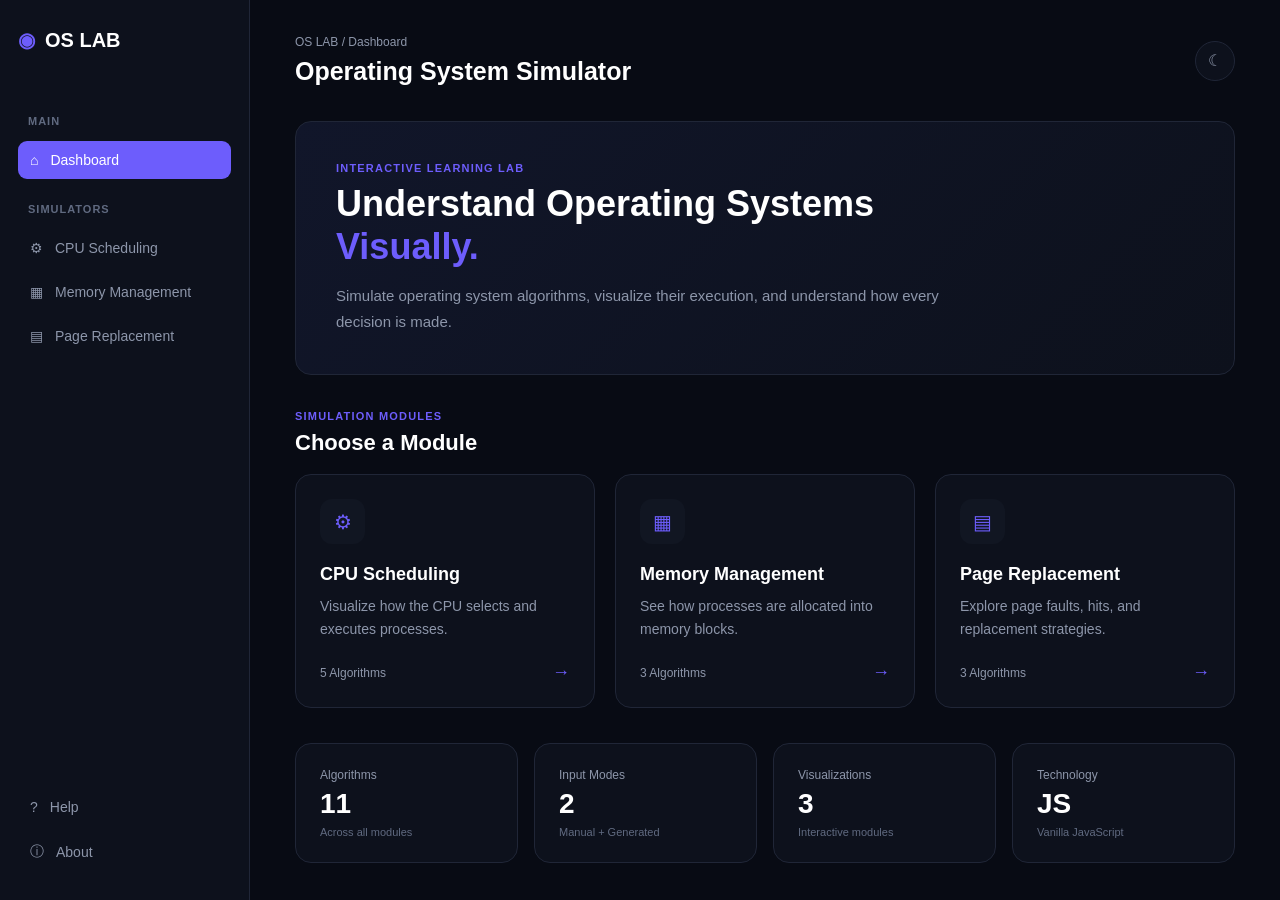
<file: index.html>
<!DOCTYPE html>
<html lang="en">

<head>

    <meta charset="UTF-8">

    <meta
        name="viewport"
        content="width=device-width, initial-scale=1.0"
    >

    <title>OS LAB - Dashboard</title>

    <link rel="stylesheet" href="css/style.css">
    <link rel="stylesheet" href="css/components.css">
    <link rel="stylesheet" href="css/dashboard.css">
    <link rel="stylesheet" href="css/responsive.css">

</head>


<body>

    <div class="app">

        <!-- sidebar -->

        <aside class="sidebar">

            <div class="logo">

                <span class="logo-icon">◉</span>

                <span>OS LAB</span>

            </div>


            <nav class="navigation">

                <p class="nav-heading">MAIN</p>

                <a
                    href="index.html"
                    class="nav-item active"
                >
                    <span>⌂</span>
                    <span>Dashboard</span>
                </a>


                <p class="nav-heading">SIMULATORS</p>

                <a
                    href="pages/cpu.html"
                    class="nav-item"
                >
                    <span>⚙</span>
                    <span>CPU Scheduling</span>
                </a>


                <a
                    href="pages/memory.html"
                    class="nav-item"
                >
                    <span>▦</span>
                    <span>Memory Management</span>
                </a>


                <a
                    href="pages/paging.html"
                    class="nav-item"
                >
                    <span>▤</span>
                    <span>Page Replacement</span>
                </a>

            </nav>


            <div class="sidebar-bottom">

                <a
                    href="pages/help.html"
                    class="nav-item"
                >
                    <span>?</span>
                    <span>Help</span>
                </a>


                <a
                    href="pages/about.html"
                    class="nav-item"
                >
                    <span>ⓘ</span>
                    <span>About</span>
                </a>

            </div>

        </aside>


        <!-- main content -->

        <main class="main-content">


            <!-- TOP BAR -->

            <header class="topbar">

                <div>

                    <p class="breadcrumb">
                        OS LAB / Dashboard
                    </p>

                    <h1>
                        Operating System Simulator
                    </h1>

                </div>


                <button
                    class="theme-button"
                    id="themeToggle"
                    aria-label="Toggle theme"
                >
                    ☾
                </button>

            </header>


            <!-- welcome -->

            <section class="welcome-section">

                <div class="welcome-text">

                    <p class="eyebrow">
                        INTERACTIVE LEARNING LAB
                    </p>

                    <h2>
                        Understand Operating Systems
                        <span>Visually.</span>
                    </h2>

                    <p>
                        Simulate operating system algorithms,
                        visualize their execution, and understand
                        how every decision is made.
                    </p>

                </div>

            </section>


             <!-- modules -->

            <section class="modules-section">

                <div class="section-header">

                    <div>

                        <p class="eyebrow">
                            SIMULATION MODULES
                        </p>

                        <h2>
                            Choose a Module
                        </h2>

                    </div>

                </div>


                <div class="module-grid">


                    <!-- CPU -->

                    <a
                        href="pages/cpu.html"
                        class="module-card"
                    >

                        <div class="card-icon">
                            ⚙
                        </div>

                        <h3>
                            CPU Scheduling
                        </h3>

                        <p>
                            Visualize how the CPU selects
                            and executes processes.
                        </p>

                        <div class="card-footer">

                            <span>
                                5 Algorithms
                            </span>

                            <span class="arrow">
                                →
                            </span>

                        </div>

                    </a>


                     <!-- memory -->

                    <a
                        href="pages/memory.html"
                        class="module-card"
                    >

                        <div class="card-icon">
                            ▦
                        </div>

                        <h3>
                            Memory Management
                        </h3>

                        <p>
                            See how processes are allocated
                            into memory blocks.
                        </p>

                        <div class="card-footer">

                            <span>
                                3 Algorithms
                            </span>

                            <span class="arrow">
                                →
                            </span>

                        </div>

                    </a>


                     <!-- paging -->

                    <a
                        href="pages/paging.html"
                        class="module-card"
                    >

                        <div class="card-icon">
                            ▤
                        </div>

                        <h3>
                            Page Replacement
                        </h3>

                        <p>
                            Explore page faults, hits,
                            and replacement strategies.
                        </p>

                        <div class="card-footer">

                            <span>
                                3 Algorithms
                            </span>

                            <span class="arrow">
                                →
                            </span>

                        </div>

                    </a>

                </div>

            </section>


             <!-- stats -->

            <section class="stats-section">


                <article class="stat-card">

                    <span class="stat-label">
                        Algorithms
                    </span>

                    <strong>
                        11
                    </strong>

                    <span class="stat-description">
                        Across all modules
                    </span>

                </article>


                <article class="stat-card">

                    <span class="stat-label">
                        Input Modes
                    </span>

                    <strong>
                        2
                    </strong>

                    <span class="stat-description">
                        Manual + Generated
                    </span>

                </article>


                <article class="stat-card">

                    <span class="stat-label">
                        Visualizations
                    </span>

                    <strong>
                        3
                    </strong>

                    <span class="stat-description">
                        Interactive modules
                    </span>

                </article>


                <article class="stat-card">

                    <span class="stat-label">
                        Technology
                    </span>

                    <strong>
                        JS
                    </strong>

                    <span class="stat-description">
                        Vanilla JavaScript
                    </span>

                </article>

            </section>

        </main>

    </div>


    <script type="module" src="js/app.js"></script>

</body>

</html>
</file>
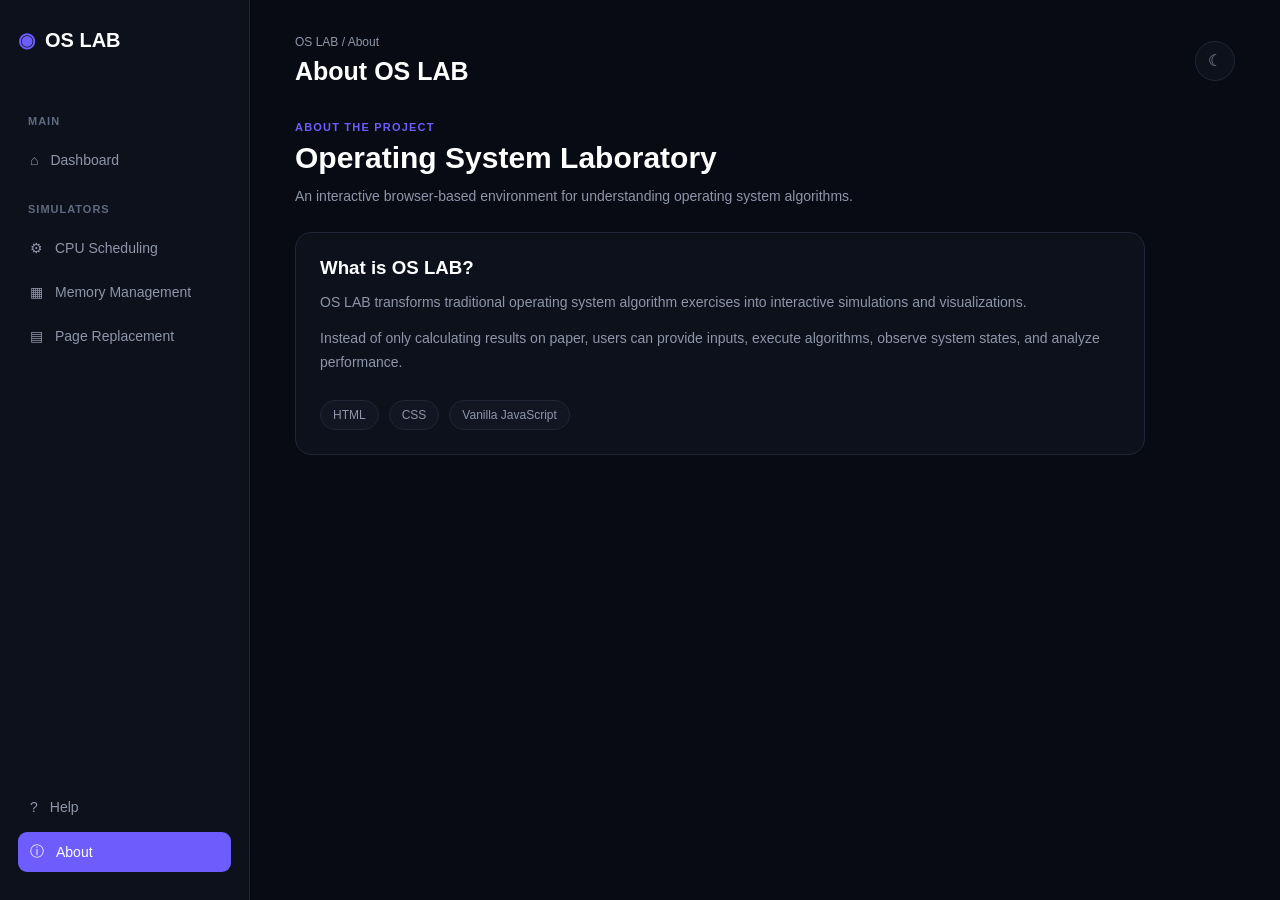
<file: pages/about.html>
<!DOCTYPE html>
<html lang="en">

<head>

    <meta charset="UTF-8">

    <meta
        name="viewport"
        content="width=device-width, initial-scale=1.0"
    >

    <title>OS LAB - About</title>

    <link rel="stylesheet" href="../css/style.css">
    <link rel="stylesheet" href="../css/components.css">
    <link rel="stylesheet" href="../css/simulator.css">
    <link rel="stylesheet" href="../css/responsive.css">

</head>


<body>

    <div class="app">

        <!-- sidebar -->
        
        <aside class="sidebar">

            <div class="logo">

                <span class="logo-icon">◉</span>

                <span>OS LAB</span>

            </div>


            <nav class="navigation">

                <p class="nav-heading">MAIN</p>

                <a
                    href="../index.html"
                    class="nav-item"
                >
                    <span>⌂</span>
                    <span>Dashboard</span>
                </a>


                <p class="nav-heading">SIMULATORS</p>

                <a
                    href="cpu.html"
                    class="nav-item"
                >
                    <span>⚙</span>
                    <span>CPU Scheduling</span>
                </a>


                <a
                    href="memory.html"
                    class="nav-item"
                >
                    <span>▦</span>
                    <span>Memory Management</span>
                </a>


                <a
                    href="paging.html"
                    class="nav-item"
                >
                    <span>▤</span>
                    <span>Page Replacement</span>
                </a>

            </nav>


            <div class="sidebar-bottom">

                <a
                    href="help.html"
                    class="nav-item"
                >
                    <span>?</span>
                    <span>Help</span>
                </a>


                <a
                    href="about.html"
                    class="nav-item active"
                >
                    <span>ⓘ</span>
                    <span>About</span>
                </a>

            </div>

        </aside>


        <!-- main content -->

        <main class="main-content">


            <header class="topbar">

                <div>

                    <p class="breadcrumb">
                        OS LAB / About
                    </p>

                    <h1>
                        About OS LAB
                    </h1>

                </div>


                <button
                    class="theme-button"
                    id="themeToggle"
                    aria-label="Toggle theme"
                >
                    ☾
                </button>

            </header>


            <section class="page-header">

                <p class="eyebrow">
                    ABOUT THE PROJECT
                </p>

                <h2>
                    Operating System Laboratory
                </h2>

                <p>
                    An interactive browser-based environment
                    for understanding operating system algorithms.
                </p>

            </section>


            <section class="info-card about-card">

                <h3>
                    What is OS LAB?
                </h3>

                <p>
                    OS LAB transforms traditional operating system
                    algorithm exercises into interactive simulations
                    and visualizations.
                </p>


                <p>
                    Instead of only calculating results on paper,
                    users can provide inputs, execute algorithms,
                    observe system states, and analyze performance.
                </p>


                <div class="technology-list">

                    <span>HTML</span>

                    <span>CSS</span>

                    <span>Vanilla JavaScript</span>

                </div>

            </section>


        </main>

    </div>


    <script type="module" src="../js/app.js"></script>

</body>

</html>
</file>
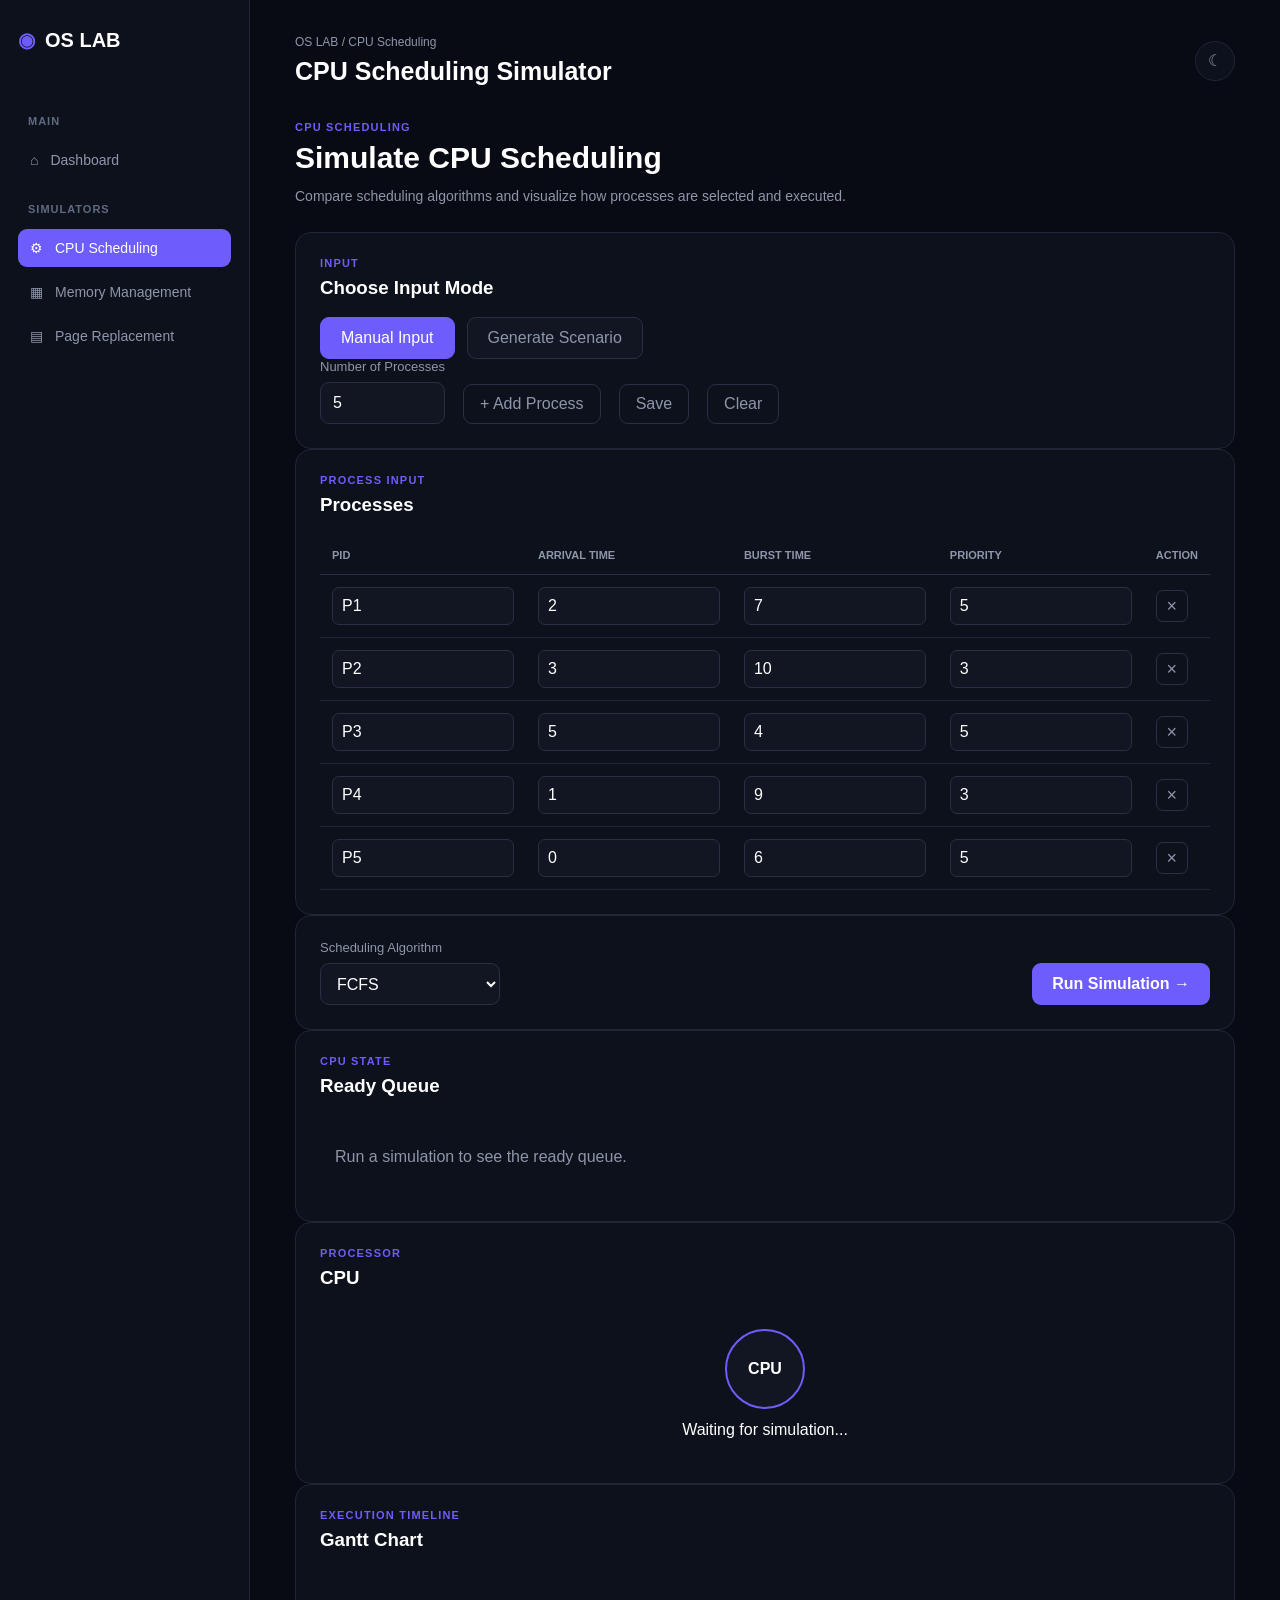
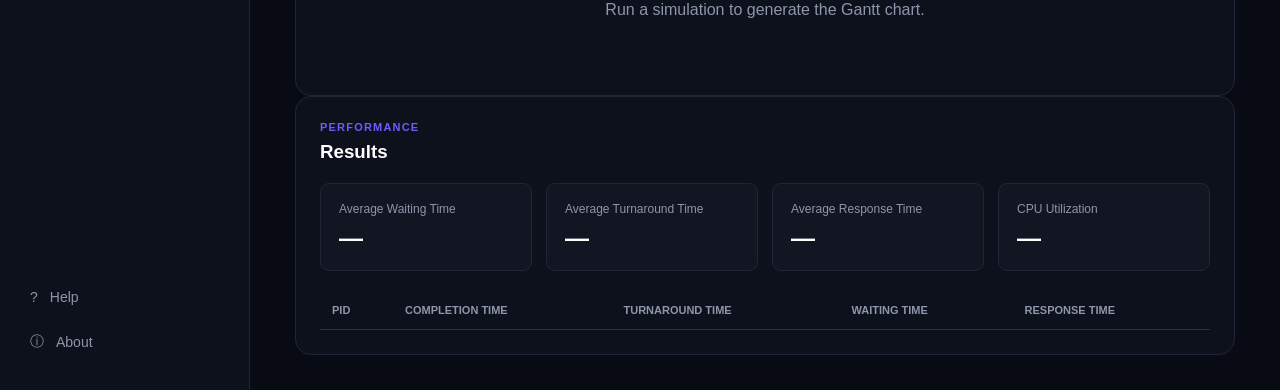
<file: pages/cpu.html>
<!DOCTYPE html>
<html lang="en">

<head>

    <meta charset="UTF-8">

    <meta
        name="viewport"
        content="width=device-width, initial-scale=1.0"
    >

    <title>OS LAB - CPU Scheduling</title>

    <link rel="stylesheet" href="../css/style.css">
    <link rel="stylesheet" href="../css/components.css">
    <link rel="stylesheet" href="../css/simulator.css">
    <link rel="stylesheet" href="../css/responsive.css">

</head>


<body>

    <div class="app">


        <!-- sidebar -->

        <aside class="sidebar">

            <div class="logo">

                <span class="logo-icon">◉</span>

                <span>OS LAB</span>

            </div>


            <nav class="navigation">

                <p class="nav-heading">MAIN</p>

                <a
                    href="../index.html"
                    class="nav-item"
                >
                    <span>⌂</span>
                    <span>Dashboard</span>
                </a>


                <p class="nav-heading">SIMULATORS</p>

                <a
                    href="cpu.html"
                    class="nav-item active"
                >
                    <span>⚙</span>
                    <span>CPU Scheduling</span>
                </a>


                <a
                    href="memory.html"
                    class="nav-item"
                >
                    <span>▦</span>
                    <span>Memory Management</span>
                </a>


                <a
                    href="paging.html"
                    class="nav-item"
                >
                    <span>▤</span>
                    <span>Page Replacement</span>
                </a>

            </nav>


            <div class="sidebar-bottom">

                <a
                    href="help.html"
                    class="nav-item"
                >
                    <span>?</span>
                    <span>Help</span>
                </a>


                <a
                    href="about.html"
                    class="nav-item"
                >
                    <span>ⓘ</span>
                    <span>About</span>
                </a>

            </div>

        </aside>


        <!-- main -->

        <main class="main-content">


            <!-- topbar -->

            <header class="topbar">

                <div>

                    <p class="breadcrumb">
                        OS LAB / CPU Scheduling
                    </p>

                    <h1>
                        CPU Scheduling Simulator
                    </h1>

                </div>


                <button
                    class="theme-button"
                    id="themeToggle"
                    aria-label="Toggle theme"
                >
                    ☾
                </button>

            </header>


            <!-- page intro -->

            <section class="page-header">

                <p class="eyebrow">
                    CPU SCHEDULING
                </p>

                <h2>
                    Simulate CPU Scheduling
                </h2>

                <p>
                    Compare scheduling algorithms and visualize
                    how processes are selected and executed.
                </p>

            </section>


            <!-- input mode -->

            <section class="simulator-card">

                <div class="section-header">

                    <div>

                        <p class="eyebrow">
                            INPUT
                        </p>

                        <h3>
                            Choose Input Mode
                        </h3>

                    </div>

                </div>


                <div class="mode-buttons">
                    <button class="mode-button active" id="manualMode">
                        Manual Input
                    </button>

                    <button class="mode-button" id="generateMode">
                        Generate Scenario
                    </button>
                </div>

                <div class="control-row">

                <div class="control-group">
                    <label for="processCount">Number of Processes</label>

                    <input
                        type="number"
                        id="processCount"
                        min="1"
                        max="20"
                        value="5"
                    >
                </div>

                <button class="secondary-button" id="addProcess" type="button">
                    + Add Process
                </button>

                <button class="secondary-button" id="saveProcesses" type="button">
                    Save
                </button>

                <button class="secondary-button" id="clearProcesses" type="button">
                    Clear
                </button>

            </div>

            </section>


            <!-- process input -->

            <section class="simulator-card">

                <div class="section-header">

                    <div>

                        <p class="eyebrow">
                            PROCESS INPUT
                        </p>

                        <h3>
                            Processes
                        </h3>

                    </div>
                   
                </div>


                <div class="table-container">

                    <table class="data-table">

                        <thead>

                            <tr>

                                <th>PID</th>
                                <th>Arrival Time</th>
                                <th>Burst Time</th>
                                <th>Priority</th>
                                <th>Action</th>

                            </tr>

                        </thead>


                        <tbody id="processTableBody">

                            <!-- JS will generate rows -->

                        </tbody>

                    </table>

                </div>

            </section>


            <!-- algo -->

            <section class="simulator-card">

                <div class="control-row">


                    <div class="control-group">

                        <label for="algorithmSelect">
                            Scheduling Algorithm
                        </label>

                        <select id="algorithmSelect">

                            <option value="fcfs">
                                FCFS
                            </option>

                            <option value="sjf">
                                SJF
                            </option>

                            <option value="srtf">
                                SRTF
                            </option>

                            <option value="rr">
                                Round Robin
                            </option>

                            <option value="priority">
                                Priority Scheduling
                            </option>

                        </select>

                    </div>


                    <div
                        class="control-group"
                        id="quantumControl"
                    >

                        <label for="timeQuantum">
                            Time Quantum
                        </label>

                        <input
                            type="number"
                            id="timeQuantum"
                            min="1"
                            value="2"
                        >

                    </div>


                    <button
                        class="primary-button run-button"
                        id="runSimulation"
                    >
                        Run Simulation →
                    </button>

                </div>

            </section>


            <!-- ready queue -->

            <section class="simulator-card visualization-card">

                <div class="section-header">

                    <div>

                        <p class="eyebrow">
                            CPU STATE
                        </p>

                        <h3>
                            Ready Queue
                        </h3>

                    </div>

                </div>


                <div
                    class="ready-queue"
                    id="readyQueue"
                >

                    <p class="empty-state">
                        Run a simulation to see the ready queue.
                    </p>

                </div>

            </section>


            <!-- cpu -->

            <section class="simulator-card visualization-card">

                <div class="section-header">

                    <div>

                        <p class="eyebrow">
                            PROCESSOR
                        </p>

                        <h3>
                            CPU
                        </h3>

                    </div>

                </div>


                <div
                    class="cpu-display"
                    id="cpuDisplay"
                >

                    <div class="cpu-core">
                        CPU
                    </div>

                    <p>
                        Waiting for simulation...
                    </p>

                </div>

            </section>


            <!-- gantt chart -->

            <section class="simulator-card visualization-card">

                <div class="section-header">

                    <div>

                        <p class="eyebrow">
                            EXECUTION TIMELINE
                        </p>

                        <h3>
                            Gantt Chart
                        </h3>

                    </div>

                </div>


                <div
                    class="gantt-container"
                    id="ganttChart"
                >

                    <p class="empty-state">
                        Run a simulation to generate the Gantt chart.
                    </p>

                </div>

            </section>


            <!-- result -->

            <section class="simulator-card">

                <div class="section-header">

                    <div>

                        <p class="eyebrow">
                            PERFORMANCE
                        </p>

                        <h3>
                            Results
                        </h3>

                    </div>

                </div>


                <div class="metrics-grid">


                    <div class="metric-card">

                        <span>
                            Average Waiting Time
                        </span>

                        <strong id="avgWaitingTime">
                            —
                        </strong>

                    </div>


                    <div class="metric-card">

                        <span>
                            Average Turnaround Time
                        </span>

                        <strong id="avgTurnaroundTime">
                            —
                        </strong>

                    </div>


                    <div class="metric-card">

                        <span>
                            Average Response Time
                        </span>

                        <strong id="avgResponseTime">
                            —
                        </strong>

                    </div>


                    <div class="metric-card">

                        <span>
                            CPU Utilization
                        </span>

                        <strong id="cpuUtilization">
                            —
                        </strong>

                    </div>

                </div>


                <div class="table-container">

                    <table class="data-table">

                        <thead>

                            <tr>

                                <th>PID</th>
                                <th>Completion Time</th>
                                <th>Turnaround Time</th>
                                <th>Waiting Time</th>
                                <th>Response Time</th>

                            </tr>

                        </thead>


                        <tbody id="cpuResultsBody">

                             <!-- JS will generate results -->

                        </tbody>

                    </table>

                </div>

            </section>


        </main>

    </div>


    <script type="module" src="../js/app.js"></script>
    <script type="module" src="../js/cpu/cpu.js"></script>

</body>

</html>
</file>
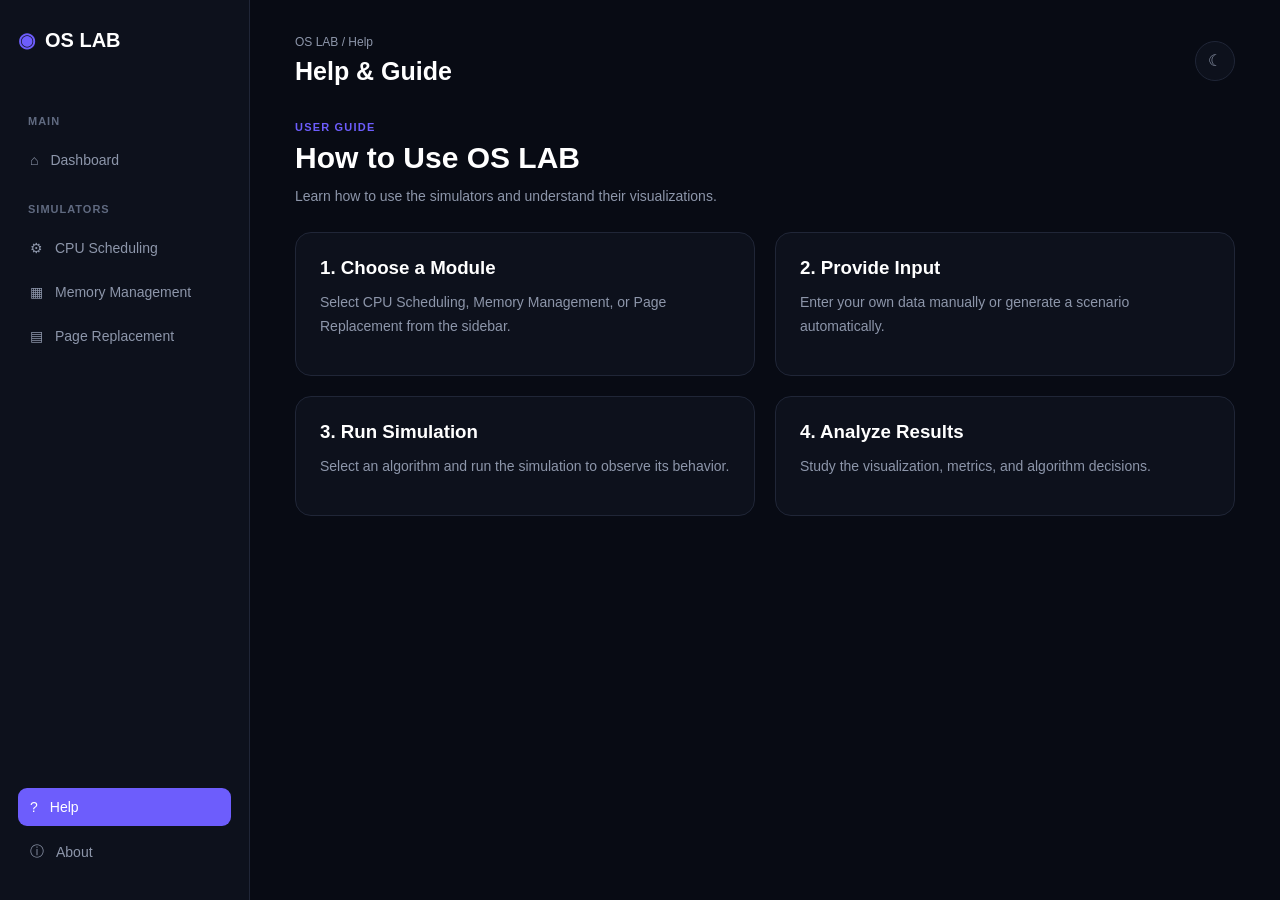
<file: pages/help.html>
<!DOCTYPE html>
<html lang="en">

<head>

    <meta charset="UTF-8">

    <meta
        name="viewport"
        content="width=device-width, initial-scale=1.0"
    >

    <title>OS LAB - Help</title>

    <link rel="stylesheet" href="../css/style.css">
    <link rel="stylesheet" href="../css/components.css">
    <link rel="stylesheet" href="../css/simulator.css">
    <link rel="stylesheet" href="../css/responsive.css">

</head>


<body>

    <div class="app">


        <!-- sidebar -->

        <aside class="sidebar">

            <div class="logo">

                <span class="logo-icon">◉</span>

                <span>OS LAB</span>

            </div>


            <nav class="navigation">

                <p class="nav-heading">MAIN</p>

                <a
                    href="../index.html"
                    class="nav-item"
                >
                    <span>⌂</span>
                    <span>Dashboard</span>
                </a>


                <p class="nav-heading">SIMULATORS</p>

                <a
                    href="cpu.html"
                    class="nav-item"
                >
                    <span>⚙</span>
                    <span>CPU Scheduling</span>
                </a>


                <a
                    href="memory.html"
                    class="nav-item"
                >
                    <span>▦</span>
                    <span>Memory Management</span>
                </a>


                <a
                    href="paging.html"
                    class="nav-item"
                >
                    <span>▤</span>
                    <span>Page Replacement</span>
                </a>

            </nav>


            <div class="sidebar-bottom">

                <a
                    href="help.html"
                    class="nav-item active"
                >
                    <span>?</span>
                    <span>Help</span>
                </a>


                <a
                    href="about.html"
                    class="nav-item"
                >
                    <span>ⓘ</span>
                    <span>About</span>
                </a>

            </div>

        </aside>


        <!-- main -->

        <main class="main-content">


            <header class="topbar">

                <div>

                    <p class="breadcrumb">
                        OS LAB / Help
                    </p>

                    <h1>
                        Help & Guide
                    </h1>

                </div>


                <button
                    class="theme-button"
                    id="themeToggle"
                    aria-label="Toggle theme"
                >
                    ☾
                </button>

            </header>


            <section class="page-header">

                <p class="eyebrow">
                    USER GUIDE
                </p>

                <h2>
                    How to Use OS LAB
                </h2>

                <p>
                    Learn how to use the simulators and
                    understand their visualizations.
                </p>

            </section>


            <section class="info-grid">


                <article class="info-card">

                    <h3>
                        1. Choose a Module
                    </h3>

                    <p>
                        Select CPU Scheduling, Memory Management,
                        or Page Replacement from the sidebar.
                    </p>

                </article>


                <article class="info-card">

                    <h3>
                        2. Provide Input
                    </h3>

                    <p>
                        Enter your own data manually or generate
                        a scenario automatically.
                    </p>

                </article>


                <article class="info-card">

                    <h3>
                        3. Run Simulation
                    </h3>

                    <p>
                        Select an algorithm and run the simulation
                        to observe its behavior.
                    </p>

                </article>


                <article class="info-card">

                    <h3>
                        4. Analyze Results
                    </h3>

                    <p>
                        Study the visualization, metrics,
                        and algorithm decisions.
                    </p>

                </article>


            </section>


        </main>

    </div>


    <script type="module" src="../js/app.js"></script>

</body>

</html>
</file>
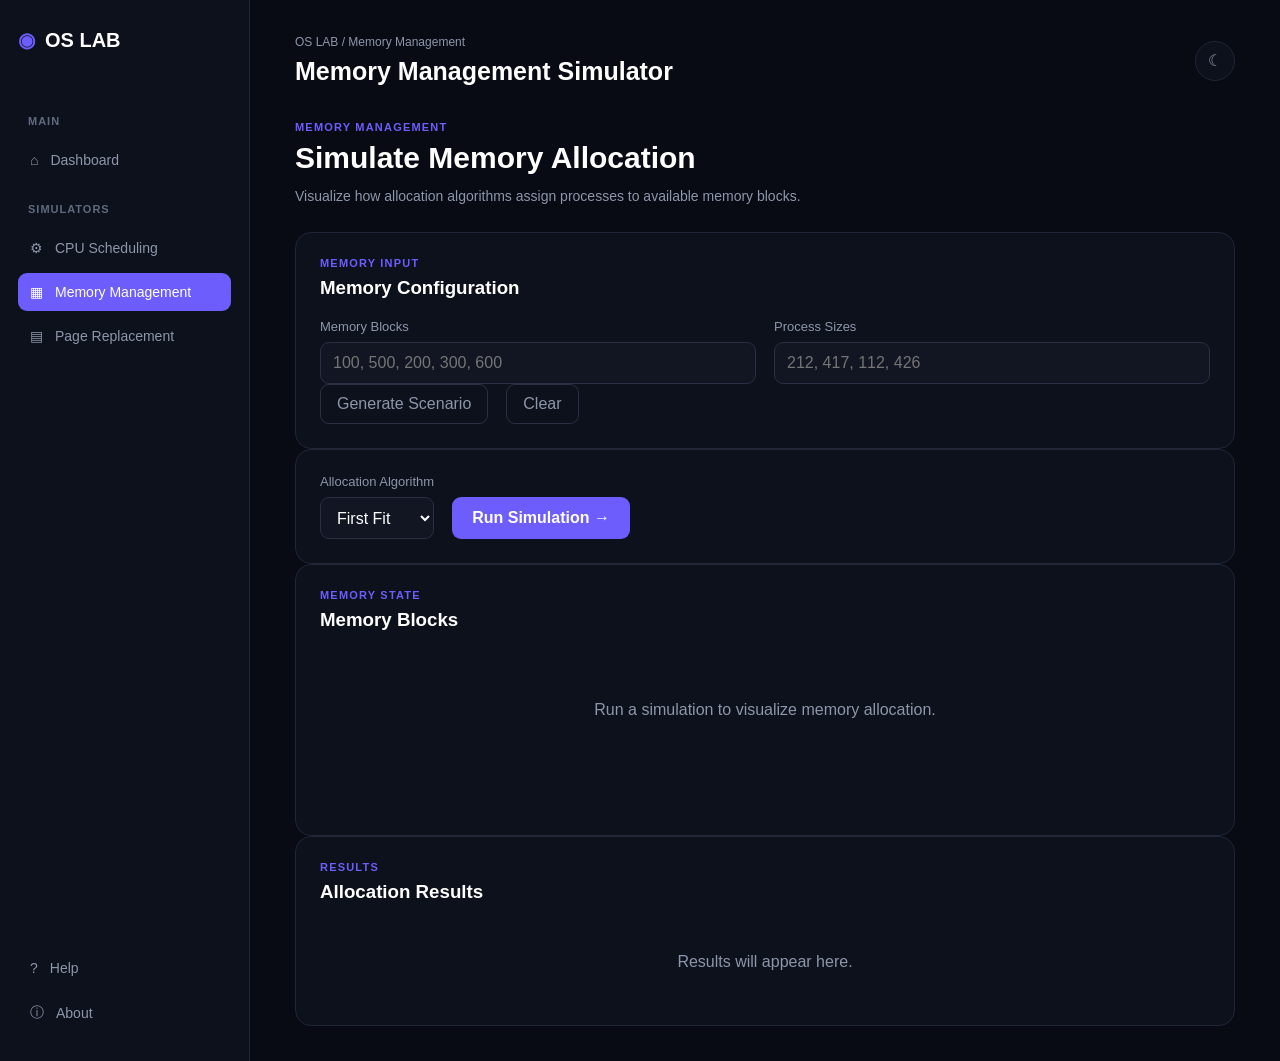
<file: pages/memory.html>
<!DOCTYPE html>
<html lang="en">

<head>

    <meta charset="UTF-8">

    <meta
        name="viewport"
        content="width=device-width, initial-scale=1.0"
    >

    <title>OS LAB - Memory Management</title>

    <link rel="stylesheet" href="../css/style.css">
    <link rel="stylesheet" href="../css/components.css">
    <link rel="stylesheet" href="../css/simulator.css">
    <link rel="stylesheet" href="../css/responsive.css">

</head>


<body>

    <div class="app">


        <!-- sidebar -->

        <aside class="sidebar">

            <div class="logo">
                <span class="logo-icon">◉</span>
                <span>OS LAB</span>
            </div>


            <nav class="navigation">

                <p class="nav-heading">MAIN</p>

                <a
                    href="../index.html"
                    class="nav-item"
                >
                    <span>⌂</span>
                    <span>Dashboard</span>
                </a>


                <p class="nav-heading">SIMULATORS</p>

                <a
                    href="cpu.html"
                    class="nav-item"
                >
                    <span>⚙</span>
                    <span>CPU Scheduling</span>
                </a>


                <a
                    href="memory.html"
                    class="nav-item active"
                >
                    <span>▦</span>
                    <span>Memory Management</span>
                </a>


                <a
                    href="paging.html"
                    class="nav-item"
                >
                    <span>▤</span>
                    <span>Page Replacement</span>
                </a>

            </nav>


            <div class="sidebar-bottom">

                <a
                    href="help.html"
                    class="nav-item"
                >
                    <span>?</span>
                    <span>Help</span>
                </a>


                <a
                    href="about.html"
                    class="nav-item"
                >
                    <span>ⓘ</span>
                    <span>About</span>
                </a>

            </div>

        </aside>


        <!-- main content -->

        <main class="main-content">


            <header class="topbar">

                <div>

                    <p class="breadcrumb">
                        OS LAB / Memory Management
                    </p>

                    <h1>
                        Memory Management Simulator
                    </h1>

                </div>


                <button
                    class="theme-button"
                    id="themeToggle"
                    aria-label="Toggle theme"
                >
                    ☾
                </button>

            </header>


            <!-- intro -->

            <section class="page-header">

                <p class="eyebrow">
                    MEMORY MANAGEMENT
                </p>

                <h2>
                    Simulate Memory Allocation
                </h2>

                <p>
                    Visualize how allocation algorithms assign
                    processes to available memory blocks.
                </p>

            </section>


            <!-- input -->

            <section class="simulator-card">

                <div class="section-header">

                    <div>

                        <p class="eyebrow">
                            MEMORY INPUT
                        </p>

                        <h3>
                            Memory Configuration
                        </h3>

                    </div>

                </div>


                <div class="input-grid">


                    <div class="control-group">

                        <label for="memoryBlocks">
                            Memory Blocks
                        </label>

                        <input
                            type="text"
                            id="memoryBlocks"
                            placeholder="100, 500, 200, 300, 600"
                        >

                    </div>


                    <div class="control-group">

                        <label for="memoryProcesses">
                            Process Sizes
                        </label>

                        <input
                            type="text"
                            id="memoryProcesses"
                            placeholder="212, 417, 112, 426"
                        >

                    </div>

                </div>

                <div class="control-row">

                    <button
                        class="secondary-button"
                        id="generateMemoryScenario"
                    >
                        Generate Scenario
                    </button>

                    <button
                        class="secondary-button"
                        id="clearMemoryInputs"
                    >
                        Clear
                    </button>

                </div>

            </section>



            <!-- algo -->

            <section class="simulator-card">

                <div class="control-row">


                    <div class="control-group">

                        <label for="memoryAlgorithm">
                            Allocation Algorithm
                        </label>

                        <select id="memoryAlgorithm">

                            <option value="firstFit">
                                First Fit
                            </option>

                            <option value="bestFit">
                                Best Fit
                            </option>

                            <option value="worstFit">
                                Worst Fit
                            </option>

                        </select>

                    </div>


                    <button
                        class="primary-button"
                        id="runMemorySimulation"
                    >
                        Run Simulation →
                    </button>

                </div>

            </section>


            <!-- visualization -->

            <section class="simulator-card visualization-card">

                <div class="section-header">

                    <div>

                        <p class="eyebrow">
                            MEMORY STATE
                        </p>

                        <h3>
                            Memory Blocks
                        </h3>

                    </div>

                </div>


                <div
                    class="memory-visualization"
                    id="memoryVisualization"
                >

                    <p class="empty-state">
                        Run a simulation to visualize memory allocation.
                    </p>

                </div>

            </section>


            <!-- result -->

            <section class="simulator-card">

                <div class="section-header">

                    <div>

                        <p class="eyebrow">
                            RESULTS
                        </p>

                        <h3>
                            Allocation Results
                        </h3>

                    </div>

                </div>


                <div
                    class="memory-results"
                    id="memoryResults"
                >

                    <p class="empty-state">
                        Results will appear here.
                    </p>

                </div>

            </section>


        </main>

    </div>


    <script type="module" src="../js/app.js"></script>
    <script type="module" src="../js/memory/memory.js"></script>

</body>

</html>
</file>
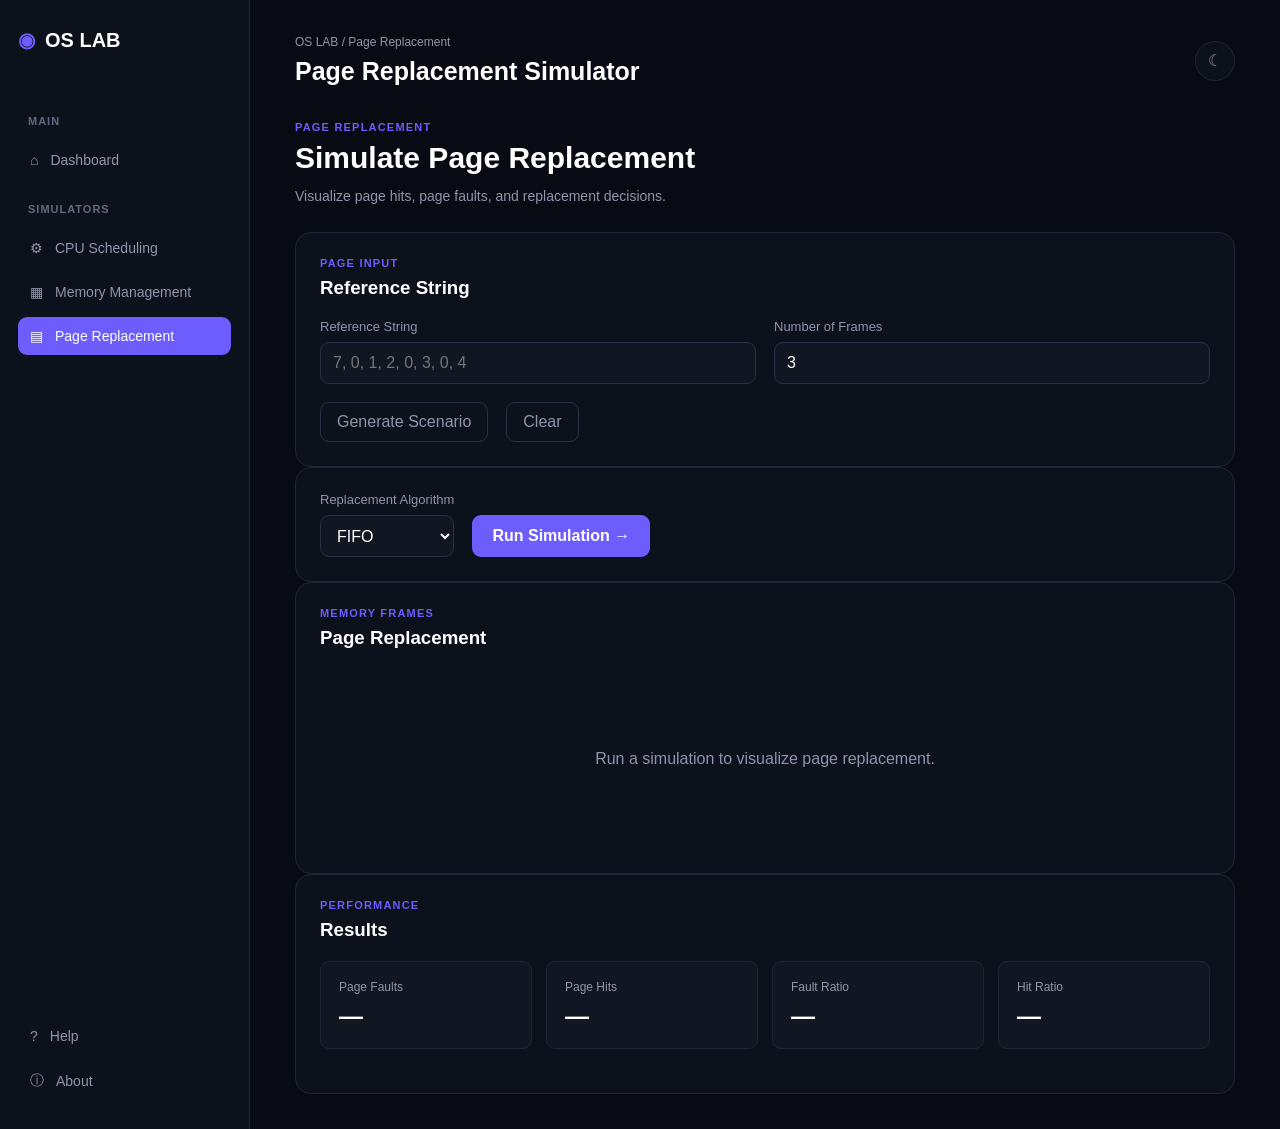
<file: pages/paging.html>
<!DOCTYPE html>
<html lang="en">

<head>

    <meta charset="UTF-8">

    <meta
        name="viewport"
        content="width=device-width, initial-scale=1.0"
    >

    <title>OS LAB - Page Replacement</title>

    <link rel="stylesheet" href="../css/style.css">
    <link rel="stylesheet" href="../css/components.css">
    <link rel="stylesheet" href="../css/simulator.css">
    <link rel="stylesheet" href="../css/responsive.css">

</head>


<body>

    <div class="app">


        <!-- sidebar -->

        <aside class="sidebar">

            <div class="logo">

                <span class="logo-icon">◉</span>

                <span>OS LAB</span>

            </div>


            <nav class="navigation">

                <p class="nav-heading">MAIN</p>

                <a
                    href="../index.html"
                    class="nav-item"
                >
                    <span>⌂</span>
                    <span>Dashboard</span>
                </a>


                <p class="nav-heading">SIMULATORS</p>

                <a
                    href="cpu.html"
                    class="nav-item"
                >
                    <span>⚙</span>
                    <span>CPU Scheduling</span>
                </a>


                <a
                    href="memory.html"
                    class="nav-item"
                >
                    <span>▦</span>
                    <span>Memory Management</span>
                </a>


                <a
                    href="paging.html"
                    class="nav-item active"
                >
                    <span>▤</span>
                    <span>Page Replacement</span>
                </a>

            </nav>


            <div class="sidebar-bottom">

                <a
                    href="help.html"
                    class="nav-item"
                >
                    <span>?</span>
                    <span>Help</span>
                </a>


                <a
                    href="about.html"
                    class="nav-item"
                >
                    <span>ⓘ</span>
                    <span>About</span>
                </a>

            </div>

        </aside>


        <!-- main content -->

        <main class="main-content">


            <header class="topbar">

                <div>

                    <p class="breadcrumb">
                        OS LAB / Page Replacement
                    </p>

                    <h1>
                        Page Replacement Simulator
                    </h1>

                </div>


                <button
                    class="theme-button"
                    id="themeToggle"
                    aria-label="Toggle theme"
                >
                    ☾
                </button>

            </header>


            <!-- intro -->

            <section class="page-header">

                <p class="eyebrow">
                    PAGE REPLACEMENT
                </p>

                <h2>
                    Simulate Page Replacement
                </h2>

                <p>
                    Visualize page hits, page faults,
                    and replacement decisions.
                </p>

            </section>


            <!-- input -->

            <section class="simulator-card">

                <div class="section-header">

                    <div>

                        <p class="eyebrow">
                            PAGE INPUT
                        </p>

                        <h3>
                            Reference String
                        </h3>

                    </div>

                </div>


                <div class="input-grid">

                   
                    <div class="control-group">

                        <label for="referenceString">
                            Reference String
                        </label>

                        <input
                            type="text"
                            id="referenceString"
                            placeholder="7, 0, 1, 2, 0, 3, 0, 4"
                        >

                    </div>


                    <div class="control-group">

                        <label for="frameCount">
                            Number of Frames
                        </label>

                        <input
                            type="number"
                            id="frameCount"
                            min="1"
                            value="3"
                        >

                    </div>

                     <div class="control-row">

                        <button
                            class="secondary-button"
                            id="generatePagingScenario"
                        >
                            Generate Scenario
                        </button>

                        <button
                            class="secondary-button"
                            id="clearPagingInputs"
                        >
                            Clear
                        </button>

                    </div>

                </div>

            </section>


            <!-- algo -->

            <section class="simulator-card">

                <div class="control-row">


                    <div class="control-group">

                        <label for="pagingAlgorithm">
                            Replacement Algorithm
                        </label>

                        <select id="pagingAlgorithm">

                            <option value="fifo">
                                FIFO
                            </option>

                            <option value="lru">
                                LRU
                            </option>

                            <option value="optimal">
                                Optimal
                            </option>

                        </select>

                    </div>


                    <button
                        class="primary-button"
                        id="runPagingSimulation"
                    >
                        Run Simulation →
                    </button>

                </div>

            </section>


            <!-- visualization -->

            <section class="simulator-card visualization-card">

                <div class="section-header">

                    <div>

                        <p class="eyebrow">
                            MEMORY FRAMES
                        </p>

                        <h3>
                            Page Replacement
                        </h3>

                    </div>

                </div>


                <div
                    class="paging-visualization"
                    id="pagingVisualization"
                >

                    <p class="empty-state">
                        Run a simulation to visualize page replacement.
                    </p>

                </div>

            </section>


            <!-- result -->

            <section class="simulator-card">

                <div class="section-header">

                    <div>

                        <p class="eyebrow">
                            PERFORMANCE
                        </p>

                        <h3>
                            Results
                        </h3>

                    </div>

                </div>


                <div class="metrics-grid">


                    <div class="metric-card">

                        <span>
                            Page Faults
                        </span>

                        <strong id="pageFaults">
                            —
                        </strong>

                    </div>


                    <div class="metric-card">

                        <span>
                            Page Hits
                        </span>

                        <strong id="pageHits">
                            —
                        </strong>

                    </div>


                    <div class="metric-card">

                        <span>
                            Fault Ratio
                        </span>

                        <strong id="faultRatio">
                            —
                        </strong>

                    </div>


                    <div class="metric-card">

                        <span>
                            Hit Ratio
                        </span>

                        <strong id="hitRatio">
                            —
                        </strong>

                    </div>

                </div>


                <div
                    class="table-container"
                    id="pagingResults"
                >

                    <!-- JS will generate results -->

                </div>

            </section>


        </main>

    </div>


    <script type="module" src="../js/app.js"></script>
    <script type="module" src="../js/paging/paging.js"></script>

</body>

</html>
</file>
<file: css/style.css>
/* ---------- RESET ---------- */

* {
    margin: 0;
    padding: 0;
    box-sizing: border-box;
}


/* ---------- VARIABLES ---------- */

:root {
    --bg: #080b14;
    --surface: #0d111c;
    --surface-light: #111622;

    --border: #202637;
    --border-light: #293044;

    --text: #ffffff;
    --text-muted: #8d96aa;

    --accent: #6d5dfc;
    --accent-hover: #7b6cff;

    --danger: #ff6b6b;

    --radius: 16px;
    --small-radius: 9px;

    --space: 24px;
}


/* ---------- BODY ---------- */

body {
    font-family: Arial, sans-serif;

    background: var(--bg);
    color: var(--text);

    min-height: 100vh;
}


/* ---------- LINKS ---------- */

a {
    color: inherit;
    text-decoration: none;
}


/* ---------- BUTTONS ---------- */

button,
input,
select {
    font: inherit;
}


/* ---------- APPLICATION ---------- */

.app {
    display: flex;
    min-height: 100vh;
}


/* ---------- SIDEBAR ---------- */

.sidebar {
    width: 250px;
    min-height: 100vh;

    background: var(--surface);

    border-right: 1px solid var(--border);

    padding: 28px 18px;

    display: flex;
    flex-direction: column;

    flex-shrink: 0;
}


/* ---------- LOGO ---------- */

.logo {
    display: flex;
    align-items: center;
    gap: 10px;

    font-size: 20px;
    font-weight: bold;

    margin-bottom: 45px;
}

.logo-icon {
    color: var(--accent);
}


/* ---------- NAVIGATION ---------- */

.navigation {
    display: flex;
    flex-direction: column;
    gap: 6px;
}

.nav-heading {
    color: #606a80;

    font-size: 11px;
    font-weight: bold;

    letter-spacing: 1px;

    margin: 18px 10px 8px;
}


.nav-item {
    width: 100%;

    display: flex;
    align-items: center;

    gap: 12px;

    padding: 11px 12px;

    background: transparent;

    color: var(--text-muted);

    border: none;
    border-radius: var(--small-radius);

    font-size: 14px;

    cursor: pointer;

    text-align: left;

    transition: 0.2s;
}


.nav-item:hover {
    background: var(--surface-light);
    color: var(--text);
}


.nav-item.active {
    background: var(--accent);
    color: var(--text);
}


/* ---------- SIDEBAR BOTTOM ---------- */

.sidebar-bottom {
    margin-top: auto;

    display: flex;
    flex-direction: column;

    gap: 6px;
}


/* ---------- MAIN CONTENT ---------- */

.main-content {
    flex: 1;

    min-width: 0;

    padding: 35px 45px;

    overflow-y: auto;
}


/* ---------- TOP BAR ---------- */

.topbar {
    display: flex;

    align-items: center;
    justify-content: space-between;

    margin-bottom: 35px;
}


.breadcrumb {
    color: var(--text-muted);

    font-size: 12px;

    margin-bottom: 8px;
}


.topbar h1 {
    font-size: 25px;
}


/* ---------- THEME BUTTON ---------- */

.theme-button {
    width: 40px;
    height: 40px;

    background: var(--surface);

    color: var(--text-muted);

    border: 1px solid var(--border);

    border-radius: 50%;

    cursor: pointer;

    transition: 0.2s;
}


.theme-button:hover {
    color: var(--text);
    border-color: var(--accent);
}


/* ---------- COMMON TEXT ---------- */

.eyebrow {
    color: var(--accent);

    font-size: 11px;
    font-weight: bold;

    letter-spacing: 1.2px;

    margin-bottom: 8px;
}


.section-header {
    display: flex;

    align-items: center;
    justify-content: space-between;

    gap: 20px;
}


.empty-state {
    color: var(--text-muted);

    text-align: center;

    padding: 30px 15px;
}


/* =================================
   LIGHT THEME
================================= */

body.light-mode {
    --bg: #f4f6fb;
    --surface: #ffffff;
    --surface-light: #eef1f7;

    --border: #dce1eb;
    --border-light: #cbd2df;

    --text: #0c0109;
    --text-muted: #667085;

    --accent: #5b4ee8;
    --accent-hover: #4d41d5;

    --danger: #e05252;
}
</file>
<file: css/components.css>
/* ---------- CARDS ---------- */

.simulator-card,
.info-card,
.stat-card {
    background: var(--surface);

    border: 1px solid var(--border);

    border-radius: var(--radius);

    padding: var(--space);
}


/* ---------- BUTTONS ---------- */

.primary-button {
    padding: 12px 20px;

    background: var(--accent);
    color: var(--text);

    border: none;
    border-radius: var(--small-radius);

    cursor: pointer;

    font-weight: 600;

    transition: 0.2s;
}


.primary-button:hover {
    background: var(--accent-hover);

    transform: translateY(-2px);
}


.secondary-button {
    padding: 10px 16px;

    background: transparent;
    color: var(--text-muted);

    border: 1px solid var(--border-light);

    border-radius: var(--small-radius);

    cursor: pointer;

    transition: 0.2s;
}


.secondary-button:hover {
    color: var(--text);
    border-color: var(--accent);
}


/* ---------- FORM CONTROLS ---------- */

.control-group {
    display: flex;

    flex-direction: column;

    gap: 8px;
}


.control-group label {
    color: var(--text-muted);

    font-size: 13px;
}


.control-group input,
.control-group select {
    min-height: 42px;

    background: var(--surface-light);

    color: var(--text);

    border: 1px solid var(--border-light);

    border-radius: var(--small-radius);

    padding: 9px 12px;

    outline: none;
}


.control-group input:focus,
.control-group select:focus {
    border-color: var(--accent);
}


/* ---------- MODE BUTTONS ---------- */

.mode-buttons {
    display: flex;

    gap: 12px;

    margin-top: 18px;
}


.mode-button {
    padding: 11px 20px;

    background: var(--surface-light);
    color: var(--text-muted);

    border: 1px solid var(--border-light);

    border-radius: var(--small-radius);

    cursor: pointer;

    transition: 0.2s;
}


.mode-button:hover {
    color: var(--text);
    border-color: var(--accent);
}


.mode-button.active {
    background: var(--accent);
    color: var(--text);

    border-color: var(--accent);
}


/* ---------- DATA TABLE ---------- */

.table-container {
    width: 100%;

    overflow-x: auto;

    margin-top: 20px;
}


.data-table {
    width: 100%;

    border-collapse: collapse;
}


.data-table th {
    padding: 13px 12px;

    color: var(--text-muted);

    font-size: 11px;

    text-align: left;

    text-transform: uppercase;

    border-bottom: 1px solid var(--border-light);
}


.data-table td {
    padding: 12px;

    border-bottom: 1px solid var(--border);
}


/* ---------- TABLE INPUT ---------- */

.data-table input {
    width: 100%;

    min-width: 70px;

    background: var(--surface-light);

    color: var(--text);

    border: 1px solid var(--border-light);

    border-radius: 7px;

    padding: 9px;

    outline: none;
}


.data-table input:focus {
    border-color: var(--accent);
}


/* ---------- DELETE BUTTON ---------- */

.delete-button {
    width: 32px;
    height: 32px;

    background: transparent;

    color: var(--text-muted);

    border: 1px solid var(--border-light);

    border-radius: 7px;

    cursor: pointer;

    font-size: 18px;
}


.delete-button:hover {
    color: var(--danger);

    border-color: var(--danger);
}


/* ---------- METRIC CARD ---------- */

.metric-card {
    background: var(--surface-light);

    border: 1px solid var(--border);

    border-radius: var(--small-radius);

    padding: 18px;
}


.metric-card span {
    display: block;

    color: var(--text-muted);

    font-size: 12px;

    margin-bottom: 8px;
}


.metric-card strong {
    font-size: 24px;
}
</file>
<file: css/dashboard.css>
/* ---------- WELCOME ---------- */

.welcome-section {
    background:
        linear-gradient(
            135deg,
            #11162a,
            #0d111c
        );

    border: 1px solid var(--border);

    border-radius: var(--radius);

    padding: 40px;

    margin-bottom: 35px;
}


.welcome-text {
    max-width: 650px;
}


.welcome-text h2 {
    font-size: 36px;

    line-height: 1.2;

    margin-bottom: 15px;
}


.welcome-text h2 span {
    color: var(--accent);
}


.welcome-text p:last-child {
    color: var(--text-muted);

    font-size: 15px;

    line-height: 1.7;
}


/* ---------- MODULES ---------- */

.modules-section {
    margin-bottom: 35px;
}


.modules-section .section-header {
    margin-bottom: 18px;
}


.modules-section h2 {
    font-size: 22px;
}


/* ---------- MODULE GRID ---------- */

.module-grid {
    display: grid;

    grid-template-columns: repeat(3, 1fr);

    gap: 20px;
}


/* ---------- MODULE CARD ---------- */

.module-card {
    background: var(--surface);

    border: 1px solid var(--border);

    border-radius: var(--radius);

    padding: 24px;

    transition: 0.25s;
}


.module-card:hover {
    transform: translateY(-4px);

    border-color: var(--accent);
}


.card-icon {
    width: 45px;
    height: 45px;

    display: flex;

    align-items: center;
    justify-content: center;

    background: var(--surface-light);

    border-radius: 12px;

    margin-bottom: 20px;

    font-size: 20px;

    color: var(--accent);
}


.module-card h3 {
    font-size: 18px;

    margin-bottom: 10px;
}


.module-card p {
    color: var(--text-muted);

    font-size: 14px;

    line-height: 1.6;

    margin-bottom: 22px;
}


.card-footer {
    display: flex;

    align-items: center;
    justify-content: space-between;

    color: var(--text-muted);

    font-size: 12px;
}


.arrow {
    color: var(--accent);

    font-size: 18px;
}


/* ---------- STATISTICS ---------- */

.stats-section {
    display: grid;

    grid-template-columns: repeat(4, 1fr);

    gap: 16px;
}


.stat-card {
    display: flex;

    flex-direction: column;

    gap: 6px;
}


.stat-label {
    color: var(--text-muted);

    font-size: 12px;
}


.stat-card strong {
    font-size: 28px;
}


.stat-description {
    color: #606a80;

    font-size: 11px;
}
</file>
<file: css/responsive.css>
/* ---------- TABLET ---------- */

@media (max-width: 1000px) {

    .sidebar {
        width: 210px;
    }

    .main-content {
        padding: 30px;
    }

    .module-grid {
        grid-template-columns: repeat(2, 1fr);
    }

    .stats-section {
        grid-template-columns: repeat(2, 1fr);
    }

    .metrics-grid {
        grid-template-columns: repeat(2, 1fr);
    }

}


/* ---------- MOBILE ---------- */

@media (max-width: 700px) {

    .app {
        flex-direction: column;
    }


    .sidebar {
        width: 100%;
        min-height: auto;

        padding: 15px;

        border-right: none;
        border-bottom: 1px solid var(--border);
    }


    .logo {
        margin-bottom: 15px;
    }


    .navigation,
    .sidebar-bottom {
        flex-direction: row;

        overflow-x: auto;
    }


    .nav-heading {
        display: none;
    }


    .nav-item {
        white-space: nowrap;

        width: auto;
    }


    .main-content {
        padding: 22px 16px;
    }


    .topbar {
        margin-bottom: 25px;
    }


    .topbar h1 {
        font-size: 20px;
    }


    .welcome-section {
        padding: 28px 22px;
    }


    .welcome-text h2 {
        font-size: 28px;
    }


    .module-grid,
    .stats-section,
    .metrics-grid,
    .input-grid,
    .info-grid {
        grid-template-columns: 1fr;
    }


    .control-row {
        flex-direction: column;

        align-items: stretch;
    }


    .run-button {
        margin-left: 0;
    }


    .section-header {
        align-items: flex-start;
    }

}
</file>
<file: css/simulator.css>
.page-header {
    margin-bottom: 25px;
}


.page-header h2 {
    font-size: 30px;

    margin-bottom: 10px;
}


.page-header > p:last-child {
    color: var(--text-muted);

    font-size: 14px;

    line-height: 1.6;
}


/* ---------- SIMULATOR SPACING ---------- */

.simulator-page > * {
    margin-bottom: 20px;
}


/* ---------- CONTROL ROW ---------- */

.control-row {
    display: flex;

    align-items: flex-end;

    gap: 18px;

    flex-wrap: wrap;
}


.run-button {
    margin-left: auto;
}


/* ---------- INPUT GRID ---------- */

.input-grid {
    display: grid;

    grid-template-columns: repeat(2, 1fr);

    gap: 18px;

    margin-top: 20px;
}


/* ---------- VISUALIZATION ---------- */

.visualization-card {
    min-height: 150px;
}


.ready-queue {
    display: flex;

    align-items: center;

    gap: 10px;

    min-height: 80px;

    margin-top: 20px;
}


.cpu-display {
    display: flex;

    flex-direction: column;

    align-items: center;
    justify-content: center;

    gap: 12px;

    min-height: 150px;

    margin-top: 20px;
}


.cpu-core {
    width: 80px;
    height: 80px;

    display: flex;

    align-items: center;
    justify-content: center;

    background: var(--surface-light);

    border: 2px solid var(--accent);

    border-radius: 50%;

    font-weight: bold;
}


/* ---------- GANTT ---------- */

.gantt-container {
    min-height: 100px;

    display: flex;

    align-items: center;

    margin-top: 20px;

    overflow-x: auto;
}


/* ---------- METRICS ---------- */

.metrics-grid {
    display: grid;

    grid-template-columns: repeat(4, 1fr);

    gap: 14px;

    margin: 20px 0;
}


/* ---------- MEMORY VISUALIZATION ---------- */

.memory-visualization {
    min-height: 180px;

    margin-top: 20px;

    display: flex;

    align-items: center;
    justify-content: center;
}


/* ---------- PAGING VISUALIZATION ---------- */

.paging-visualization {
    min-height: 180px;

    margin-top: 20px;

    display: flex;

    align-items: center;
    justify-content: center;
}


/* ---------- INFO PAGES ---------- */

.info-page .page-header {
    margin-bottom: 30px;
}


.info-grid {
    display: grid;

    grid-template-columns: repeat(2, 1fr);

    gap: 20px;
}


.info-card h3 {
    margin-bottom: 12px;
}


.info-card p {
    color: var(--text-muted);

    font-size: 14px;

    line-height: 1.7;

    margin-bottom: 12px;
}


.about-card {
    max-width: 850px;
}


.technology-list {
    display: flex;

    gap: 10px;

    margin-top: 25px;
}


.technology-list span {
    padding: 7px 12px;

    background: var(--surface-light);

    border: 1px solid var(--border);

    border-radius: 20px;

    color: var(--text-muted);

    font-size: 12px;
}

/* ---------- GANTT CHART ---------- */

.gantt-container {
    min-height: 100px;

    display: flex;
    flex-direction: column;
    align-items: stretch;

    margin-top: 20px;

    overflow-x: auto;
}

.gantt-chart {
    display: flex;

    width: 100%;
    min-height: 80px;

    overflow: hidden;

    border: 1px solid var(--border);
    border-radius: 8px;
}

.gantt-item {
    display: flex;

    flex-direction: column;
    align-items: center;
    justify-content: center;

    min-width: 60px;

    background: var(--accent);

    color: white;

    border-right: 1px solid var(--border);
}

.gantt-process {
    font-weight: 600;
    font-size: 14px;
}

.gantt-time {
    margin-top: 5px;

    font-size: 11px;
}

.gantt-timeline {
    display: flex;

    justify-content: space-between;

    width: 100%;

    margin-top: 8px;

    font-size: 12px;
    color: var(--text-muted);
}

.queue-item {
    display: flex;

    align-items: center;
    justify-content: center;

    min-width: 55px;
    height: 45px;

    padding: 0 14px;

    background: var(--surface-light);

    border: 1px solid var(--accent);

    border-radius: 8px;

    color: var(--text-primary);

    font-weight: 600;

    transition: 0.3s;
}


.cpu-core.running {
    background: var(--accent);
    color: white;
}

/* memory management */

.memory-visualization {
    display: flex;
    gap: 14px;
    flex-wrap: wrap;
    align-items: stretch;
    min-height: 160px;
    padding: 20px;
}

.memory-block {
    flex: 1;
    min-width: 120px;
    min-height: 120px;
    padding: 18px;
    border: 1px solid var(--border);
    border-radius: 10px;
    background: var(--surface-light);
    display: flex;
    flex-direction: column;
    justify-content: center;
    align-items: center;
    gap: 8px;
    text-align: center;
    transition: 0.3s;
}

.memory-block strong {
    font-size: 18px;
}

.memory-block span {
    font-size: 14px;
    color: var(--text-muted);
}

.memory-block small {
    font-size: 13px;
    font-weight: 600;
}

.memory-block.allocated {
    border-color: var(--accent);
}

.memory-block.allocated small {
    color: var(--accent);
}

.memory-block.free {
    border-style: dashed;
}

.memory-block.free small {
    color: var(--text-muted);
}

.memory-block:hover {
    transform: translateY(-3px);
}

.memory-results {
    overflow-x: auto;
    margin-top: 20px;
}

.memory-results table {
    width: 100%;
    border-collapse: collapse;
}

.memory-results th,
.memory-results td {
    padding: 14px 16px;
    text-align: left;
    border-bottom: 1px solid var(--border);
}

.memory-results th {
    color: var(--text-muted);
    font-size: 13px;
    font-weight: 600;
}

.memory-results td {
    color: var(--text-primary);
    font-size: 14px;
}

.memory-results tr:hover {
    background: var(--surface-light);
}


/* Paging visualization */

.paging-visualization {
    display: flex;
    flex-direction: column;
    gap: 18px;
    min-height: 180px;
    padding: 20px;
}

.paging-step {
    display: flex;
    align-items: center;
    gap: 16px;
}

.paging-page {
    min-width: 55px;
    height: 45px;
    display: flex;
    align-items: center;
    justify-content: center;
    border: 1px solid var(--border);
    border-radius: 8px;
    background: var(--surface-light);
    font-weight: 600;
}

.paging-frames {
    display: flex;
    gap: 8px;
}

.frame {
    width: 65px;
    height: 45px;
    display: flex;
    align-items: center;
    justify-content: center;
    border: 1px solid var(--border);
    border-radius: 8px;
    background: var(--surface-light);
    font-weight: 600;
}

.frame.filled {
    border-color: var(--accent);
}

.frame.empty {
    color: var(--text-muted);
    border-style: dashed;
}

.paging-status {
    min-width: 65px;
    font-size: 13px;
    font-weight: 600;
}

.paging-status.hit {
    color: #22c55e;
}

.paging-status.fault {
    color: #f97316;
}


/* Paging results table */

#pagingResults {
    overflow-x: auto;
    margin-top: 20px;
}

#pagingResults table {
    width: 100%;
    border-collapse: collapse;
}

#pagingResults th,
#pagingResults td {
    padding: 14px 16px;
    text-align: left;
    border-bottom: 1px solid var(--border);
}

#pagingResults th {
    color: var(--text-muted);
    font-size: 13px;
    font-weight: 600;
}

#pagingResults td {
    color: var(--text-primary);
    font-size: 14px;
}

#pagingResults tr:hover {
    background: var(--surface-light);
}
</file>
